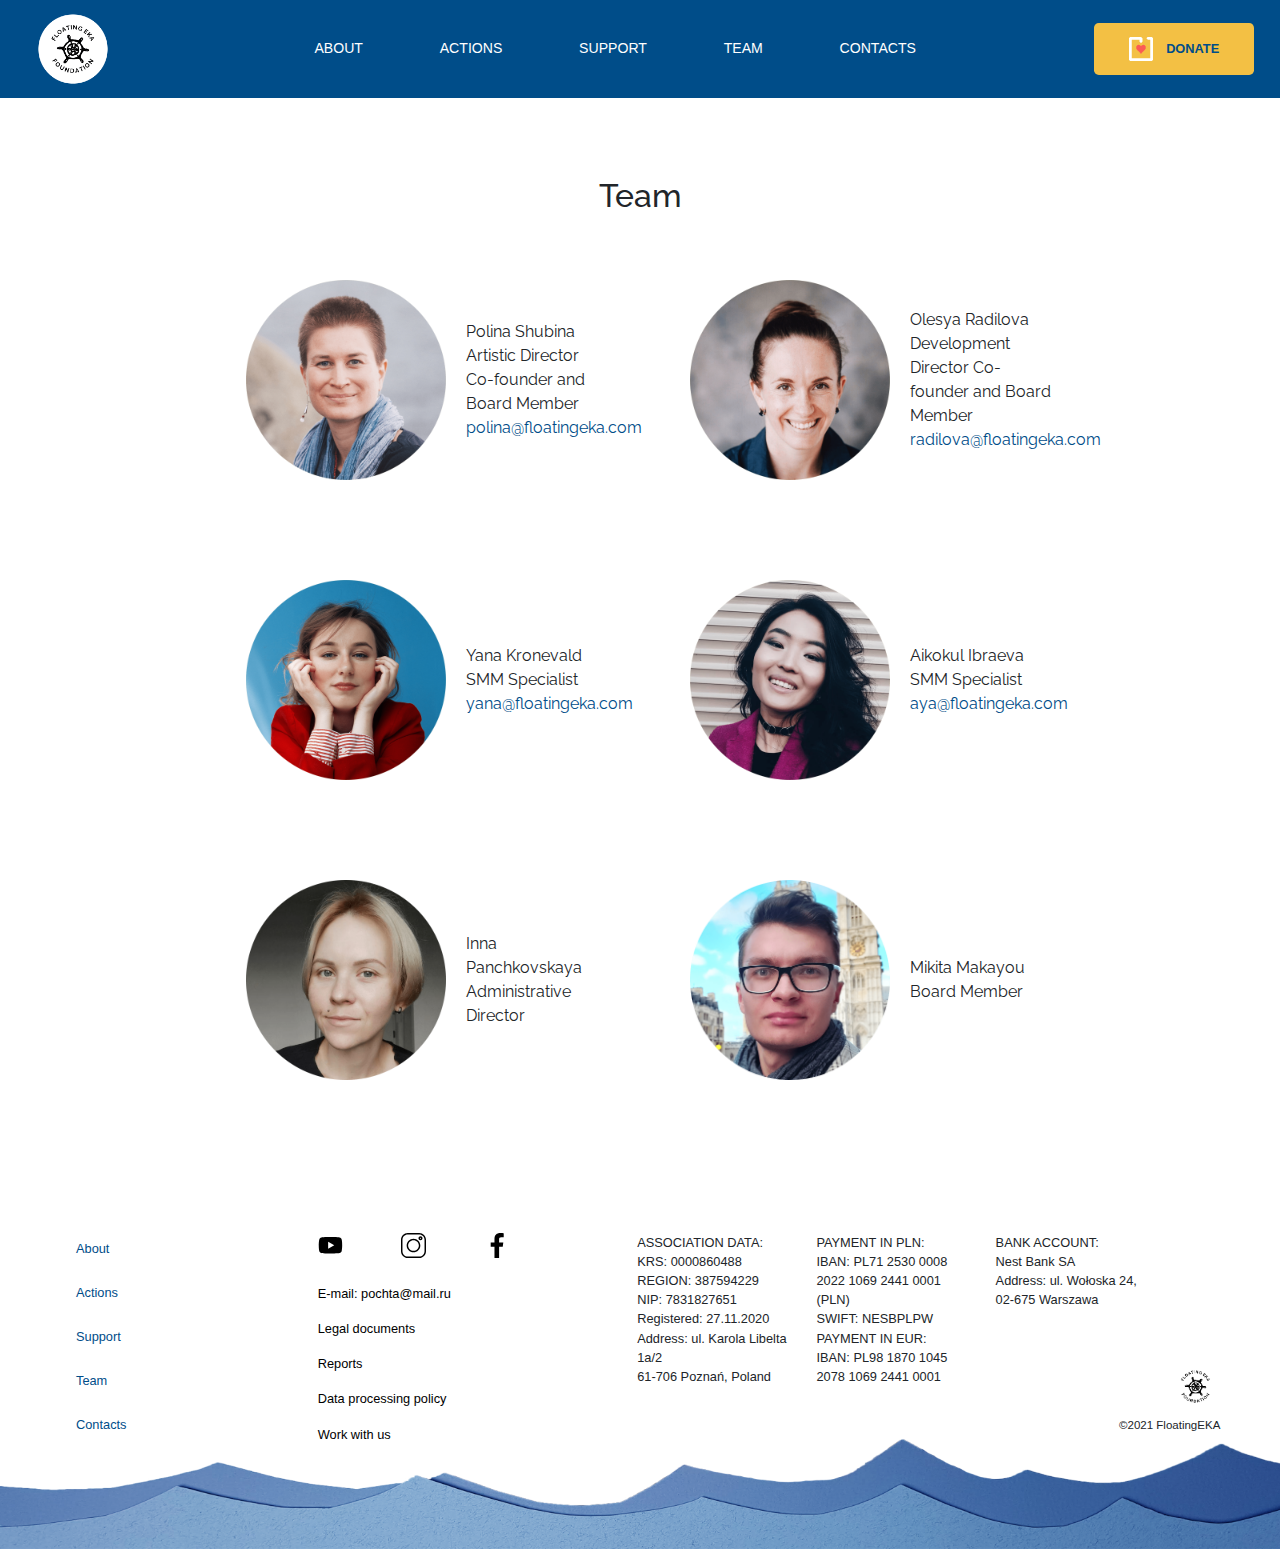
<file: index_team.html>
<!DOCTYPE html>
<html lang="en">

<head>
    <meta charset="UTF-8">
    <meta http-equiv="X-UA-Compatible" content="IE=edge">
    <meta name="viewport" content="width=device-width, initial-scale=1.0">
    <link rel="stylesheet" href="./assets/styles/normalize.css">
    <link rel="shortcut icon" href="./assets/images/FE_logo.png" type="image/svg">
    <link rel="stylesheet" href="https://maxcdn.bootstrapcdn.com/bootstrap/4.0.0/css/bootstrap.min.css" integrity="sha384-Gn5384xqQ1aoWXA+058RXPxPg6fy4IWvTNh0E263XmFcJlSAwiGgFAW/dAiS6JXm" crossorigin="anonymous">
    <link rel="stylesheet" href="./assets/styles/style_team.css">
    <link rel="stylesheet" href="./assets/styles/index.css">
    <link rel="preconnect" href="https://fonts.googleapis.com">
    <link rel="preconnect" href="https://fonts.gstatic.com" crossorigin>
    <link href="https://fonts.googleapis.com/css2?family=Raleway&display=swap" rel="stylesheet">
    <script src="https://ajax.googleapis.com/ajax/libs/jquery/3.6.0/jquery.min.js"></script>
    <title>Team</title>
</head>

<body>
    <header class="header">
        <nav class="navbar navbar-expand-lg navbar-light">
            <a class="navbar-brand" href="./index.html">
                <div class="header_logo">
                    <img src="./assets/images/FE_logo.png" alt="Logo" class="logo_img">
                </div>
            </a>
            <button class="navbar-toggler" type="button" data-toggle="collapse" data-target="#navbarTogglerDemo02"
                aria-controls="navbarTogglerDemo02" aria-expanded="false" aria-label="Toggle navigation">
                <span class="navbar-toggler-icon"></span>
            </button>
            <div class="collapse navbar-collapse" id="navbarTogglerDemo02">
                <ul class="navbar-nav mr-auto mt-2 mt-lg-0">
                    <li class="nav-item header-nav-item">
                        <a class="nav-link header-nav-link" href="./index.html#about">About</a>
                    </li>
                    <li class="nav-item dropdown header-nav-item">
                        <a class="nav-link header-nav-link" href="./index.html#actions-scroll">Actions</a>
                        
                    </li>
                    <li class="nav-item header-nav-item">
                        <a class="nav-link header-nav-link" href="./index.html#support">Support</a>
                    </li>
                    <li class="nav-item header-nav-item">
                        <a class="nav-link header-nav-link" href="./index_team.html">Team</a>
                    </li>
                    <li class="nav-item header-nav-item">
                        <a class="nav-link header-nav-link" href="./index.html#contacts">Contacts</a>
                    </li>
                </ul>
                <div class="header-btn-donate btn-donate my-2 my-lg-0">
                    <a href="https://donorbox.org/floating-eka?default_interval=m" target="_blank" class="btn btn-primary btn-lg btn-header">
                        <div class="donate_flex">
                            <div class="donate_img">
                                <img class="donate" src="./assets/images/donate.png" alt="donate">
                            </div>
                            DONATE
                        </div>
                    </a>
                </div>
            </div>
        </nav>
    </header>
    <div class="btn-donate my-2 my-lg-0" id="top">
        <a href="https://donorbox.org/floating-eka?default_interval=m" class="btn btn-primary btn-lg btn-header">
            <div class="donate_flex">
                <div class="donate_img">
                    <img class="donate" src="./assets/images/donate.png" alt="donate">
                </div>
                DONATE
            </div>
        </a>
    </div>
    <main>
        <h2>Team</h2>
        <div class="team-members-container">
            <div class="team_member">
                <img src="assets/images/Polina.png" class="roundphoto" alt="">
                <div class="text_activities">
                    Polina Shubina
                    Artistic Director <br>Co-founder and Board Member
                    <a class="mail" href="mailto:polina@floatingeka.com">polina@floatingeka.com</a>
                </div>
            </div>
            <div class="team_member">
                <img src="assets/images/Olesya.png" class="roundphoto" alt="">
                <div class="text_activities">Olesya Radilova
                    Development Director Co-founder and Board Member
                    <a class="mail" href="mailto:radilova@floatingeka.com">radilova@floatingeka.com</a>
                </div>
            </div>
            <div class="team_member">
                <img src="assets/images/Yana.png" class="roundphoto" alt="">
                <div class="text_activities">Yana Kronevald
                    SMM Specialist
                    <a class="mail" href="mailto:yana@floatingeka.com ">yana@floatingeka.com </a>
                </div>
            </div>
            <div class="team_member">
                <img src="assets/images/Aya.png" class="roundphoto" alt="">
                <div class="text_activities">Aikokul Ibraeva
                    SMM Specialist
                    <a class="mail" href="mailto:aya@floatingeka.com "> aya@floatingeka.com </a>
                </div>
            </div>
            <div class="team_member">
                <img src="assets/images/Inna.png" class="roundphoto" alt="">
                <div class="text_activities">Inna Panchkovskaya
                    Administrative Director
                </div>
            </div>
            <div class="team_member">
                <img src="assets/images/Mikita.png" class="roundphoto" alt="">
                <div class="text_activities">Mikita Makayou
                    Board Member
                </div>
            </div>
        </div>

    </main>
    <footer>
        <div class="footer">
            <div class="footer-sec-1">
                <ul class="footer-nav nav flex-column">
                    <li class="nav-item footer-nav">
                        <button type="button" class="btn btn-secondary" onclick="slowScroll('#about')">About</button>
                    </li>
                    <li class="nav-item footer-nav">
                            <button type="button" class="btn btn-secondary" onclick="slowScroll('#actions-scroll')">Actions</button>
                    </li>
                    <li class="nav-item footer-nav">
                        <button type="button" class="btn btn-secondary" onclick="slowScroll('#support')">Support</button>
                    </li>
                    <li class="nav-item footer-nav">
                        <a class="btn btn-secondary" href="./index_team.html">Team</a>
                    </li>
                    <li class="nav-item footer-nav">
                        <button type="button" class="btn btn-secondary" onclick="slowScroll('#contacts')">Contacts</button>
                    </li>
                </ul>
                <div class="footer_contacts">
                    <div class="contacts_social">
                        <div class="social_youtube">
                            <a href="https://www.youtube.com/channel/UCnNzziS4VIOIlWplFb_cU2A" class="footer_a"><img class="footer_b" src="./assets/images/youtube.svg" alt="Youtube"></a>
                        </div>
                        <div class="social_instagram">
                            <a href="https://www.instagram.com/floating_eka/" class="footer_a"><img class="footer_b" src="./assets/images/instagram.svg" alt="Instagram"></a>
                        </div>
                        <div class="social_facebook">
                            <a href="https://www.facebook.com/FloatingEKA" class="footer_a"><img class="footer_b" src="./assets/images/facebook.svg" alt="Facebook"></a>
                        </div>
                    </div>
                    <div class="contacts_href">
                        <p class="href_p"><a href="#" class="href">E-mail: pochta@mail.ru</a></p>
                        <p class="href_p"><a href="#" class="href">Legal documents</a> </p>
                        <p class="href_p"><a href="#" class="href">Reports</a></p>
                        <p class="href_p"><a href="#" class="href">Data processing policy</a></p>
                        <p class="href_p"><a href="#" class="href">Work with us</a></p>
                    </div>
                </div>
            </div>

            <div class="footer_props">
                <div class="prop">
                    ASSOCIATION DATA: <br /> KRS: 0000860488 <br /> REGION: 387594229 <br /> NIP: 7831827651 <br /> Registered: 27.11.2020 <br /> Address: ul. Karola Libelta 1a/2 <br />  61-706 Poznań, Poland
                </div>
                <div class="prop">
                    PAYMENT IN PLN: <br /> IBAN: PL71 2530 0008 2022 1069 2441 0001 (PLN) <br /> SWIFT: NESBPLPW <br /> PAYMENT IN EUR: <br /> IBAN: PL98 1870 1045 2078 1069 2441 0001
                </div>
                <div class="prop">
                    BANK ACCOUNT: <br /> Nest Bank SA <br /> Address: ul. Wołoska 24, 02-675 Warszawa
                </div>
            </div>
            <div class="footer_logo">
                <div class="logo_flogo">
                    <a href="#wrapper" onclick="slowScroll('#wrapper')"><img src="./assets/images/FE_logo.png" alt="Logo" class="flogo_fimg"></a>
                </div>
                <div class="logo_text">©2021 FloatingEKA</div>
            </div>
        </div>
    </footer>

    <script src="https://cdnjs.cloudflare.com/ajax/libs/popper.js/1.14.7/umd/popper.min.js"
        integrity="sha384-UO2eT0CpHqdSJQ6hJty5KVphtPhzWj9WO1clHTMGa3JDZwrnQq4sF86dIHNDz0W1" crossorigin="anonymous">
    </script>
    <script src="https://stackpath.bootstrapcdn.com/bootstrap/4.3.1/js/bootstrap.min.js"
        integrity="sha384-JjSmVgyd0p3pXB1rRibZUAYoIIy6OrQ6VrjIEaFf/nJGzIxFDsf4x0xIM+B07jRM" crossorigin="anonymous">
    </script>


    <script>
        function slowScroll(id) {
            let offset = 0;
            $('html, body').animate({
                scrollTop: $(id).offset().top - offset
            }, 1000);
            return false;
        }

        $(document).ready(function() {
            $(window).scroll(function() {
                if ($(window).scrollTop() > 800) {
                    $('#top').fadeIn(900)
                } else {
                    $('#top').fadeOut(700)
                }
            });
        });
    </script>

</body>

</html>
</file>
<file: assets/styles/style_team.css>
main {
    max-width: 1800px;
    margin: 0 auto;
    font-family: 'Raleway',
    sans-serif;
}

.header {
    display: -webkit-box;
    display: -ms-flexbox;
    display: flex;
    -ms-flex-pack: distribute;
        justify-content: space-around;
    -webkit-box-align: center;
        -ms-flex-align: center;
            align-items: center;
    padding: 0 2vw;
    background-color: #004d89;
    position: relative;
    z-index: 2;
}
#top {
    display: none;
    position: fixed;
    right: 1.25vw;
    top: 1.9vw;
    color: #f3c044;
    text-align: center;
    text-transform: uppercase;
    z-index: 4;
}
  
  .header_logo {
    width: 6vw;
  }
  
  .header-nav-item {
    font-size: 1.1vw;
  }
  
  .header-nav-item:hover {
    background-color: #f3c044;
    color: #004d89;
    font-weight: 500;
    -webkit-transform: scale(1.05);
    transform: scale(1.05);
  }
  
  .header-nav-link {
    color: white;
    padding: 3vw;
    text-transform: uppercase;
  }
  
  .navbar {
    width: 100%;
    padding: 0;
  }
  
  .navbar-brand {
    padding: 0.7vw;
  }
  
  .navbar-nav {
    margin-right: 0;
    width: 100%;
    -webkit-box-pack: center;
        -ms-flex-pack: center;
            justify-content: center;
  }
  
  .logo_img {
    width: 100%;
  }
  
  .navbar-light .navbar-nav .nav-link {
    color: white;
    padding: 3vw;
  }
  
  .navbar-light:hover .navbar-nav:hover .nav-link:hover {
    color: #004d89;
  }
  
  .navbar-light .navbar-nav .active > .nav-link,
  .navbar-light .navbar-nav .nav-link.active,
  .navbar-light .navbar-nav .nav-link.show,
  .navbar-light .navbar-nav .show > .nav-link {
    color: white;
  }
  
  .navbar-light .navbar-nav .nav-link:focus,
  .navbar-light .navbar-nav .nav-link:hover {
    color: white;
  }
  
  .nav-pills .nav-link.active,
  .nav-pills .show > .nav-link {
    background-color: rgba(243, 192, 68, 0);
  }
  
  .btn {
    border: none;
  }
  
  .btn-donate {
    width: 14vw;
}

.btn-header {
    font-weight: 600;
    font-size: 1.2vw;
    right: 3.4vw;
    top: 1.8vw;
    text-transform: uppercase;
    background: #f3c044;
    color: #004d89;
}

.btn-primary:hover {
    -webkit-transform: scale(1.05);
    transform: scale(1.05);
    background-color: #FFED00;
    border-color: #FFED00;
    color: #004d89;
}

.navbar-light .navbar-toggler {
    color: white;  }


.navbar-light .navbar-toggler-icon {
    background-image: url(../images/menu-hamburger.svg);
    opacity: 0.9;
}

#top {
    display: none;
    position: fixed;
    right: 1.25vw;
    top: 1.9vw;
    color: #f3c044;
    text-align: center;
    text-transform: uppercase;
    z-index: 4;
}
.donate_flex {
    padding: 0.5vw 1.5vw;
    display: -webkit-box;
    display: -ms-flexbox;
    display: flex;
    -webkit-box-align: center;
        -ms-flex-align: center;
            align-items: center;
    font-size: 1vw;
}

.donate_img {
    margin-right: 1vw;
}

h2 {
    text-align: center;
    margin: 15px;
    padding-top: 5vw;
}

.text_activities {
    width: 9em;
}

.team-members-container {
  display: flex;
  flex-wrap: wrap;
  justify-content: center;
}


.team_member {
  width: 100%;
  display: flex;
  justify-content: center;
  align-items: center;
  margin: 30px;
  flex-basis: 30%;
}

.roundphoto {
  margin: 20px;
  width: 200px;
  height: 200px;
}

.mail {
  text-decoration: none;
  color: #004d89;
}

footer {
    font-size: 1vw;
    background-image: url(../images/bg_footer.png);
    background-size: cover;
    background-position: right bottom;
    padding: 5vw 0vw 7vw 2vw;
    margin-top: 3vw;
  }
  
  .footer {
    display: -webkit-box;
    display: -ms-flexbox;
    display: flex;
    -webkit-box-pack: justify;
        -ms-flex-pack: justify;
            justify-content: space-between;
    height: -webkit-max-content;
    height: -moz-max-content;
    height: max-content;
    padding: 0 3vw;
  }
  
  .footer_b {
    width: 100%;
  }
  
  .footer_b:hover {
    cursor: pointer;
    -webkit-transform: scale(1.4);
            transform: scale(1.4);
    -webkit-transition: 1s ease-in;
    transition: 1s ease-in;
  }
  
  .footer-sec-1 {
    display: -webkit-box;
    display: -ms-flexbox;
    display: flex;
  }
  
  .footer-nav {
    margin-right: 7vw;
  }
  
  .btn-secondary {
    background-color: rgba(0, 0, 0, 0);
    color: #004d89;
    border: none;
    margin-bottom: 1vw;
    font-size: 1vw;
  }
  
  .btn-secondary:hover {
    background-color: #f3c044;
    border: none;
    color: #004d89;
  }
  
  .footer_contacts {
    width: 15vw;
  }
  
  .contacts_social {
    display: -webkit-box;
    display: -ms-flexbox;
    display: flex;
    -webkit-box-pack: justify;
        -ms-flex-pack: justify;
            justify-content: space-between;
    -webkit-box-align: end;
        -ms-flex-align: end;
            align-items: flex-end;
  }
  
  .social_youtube,
  .social_instagram,
  .social_facebook {
    width: 2vw;
  }
  
  .contacts_href {
    margin-top: 2vw;
  }
  
  .href {
    text-decoration: none;
    color: black;
    margin: 0;
  }
  
  .footer_props {
    width: 48vw;
    display: -webkit-box;
    display: -ms-flexbox;
    display: flex;
  }
  
  .prop {
    padding: 0 10px;
    width: 14vw;
  }
  
  .footer_logo {
    left: 90%;
    position: absolute;
    margin-top: 10vw;
    margin-left: -33px;
  }
  
  .logo_flogo {
    width: 4vw;
    margin: 0 0 0 4vw;
  }
  
  .logo_text {
    font-size: 0.9vw;
    margin-top: 0.4vw;
  }
  
  .flogo_fimg {
    width: 100%;
  }

@media screen and (max-width: 990px) {
  .nav-item {
    font-size: 2vw;
    margin: 0 auto;
  }
  .btn-donate {
    margin: 0 auto;
    min-width: 57.5vw;
  }
  .btn-header {
    padding: 2vw 20vw;
  }
  .donate_flex {
    padding: 0.5vw 2.5vw;
    display: -webkit-box;
    display: -ms-flexbox;
    display: flex;
    -webkit-box-align: center;
        -ms-flex-align: center;
            align-items: center;
    font-size: 2vw;
  }
  #top {
    right: 7vw;
    top: 1vw;
    position: fixed;
    margin: 0;
    min-width: 14vw;
  }
  #top_btn {
    padding: 1vw;
  }
      .footer {
        display: block;
        max-width: 990px;
        margin: 0 auto;
        padding: 2vw 0vw 21vw 2vw;
        font-size: 1.5vw;
      }
      .footer-sec-1 {
        -webkit-box-pack: center;
            -ms-flex-pack: center;
                justify-content: center;
      }
      .btn-secondary {
        font-size: 1.5vw;
      }
      .footer_props {
        -webkit-box-pack: center;
            -ms-flex-pack: center;
                justify-content: center;
        margin: 0 auto;
        padding-top: 8vw;
        width: 70vw;
      }
      .footer_logo {
        left: 75%;
        position: absolute;
        margin-top: 0vw;
        margin-left: -36px;
      }
      .logo_text {
        font-size: 1.5vw;
      }
      .logo_flogo {
        width: 7vw;
        margin: -3vw -3px 1vw 6vw;
      }
}

@media screen and (max-width: 639px) {
    .team_member {
        display: flex;
        flex-direction: column;
    }

    .header_logo {
        width: 14vw;
      }
      .nav-item {
        font-size: 3vw;
        margin: 0 auto;
      }
      .btn-donate {
        margin: 0 auto;
      }
      .donate_flex {
        padding: 1.5vw 5.5vw;
        display: -webkit-box;
        display: -ms-flexbox;
        display: flex;
        -webkit-box-align: center;
            -ms-flex-align: center;
                align-items: center;
        font-size: 3vw;
      }
      .btn-donate {
        min-width: 69.5vw;
      }
      #top {
        right: 67%;
        top: 75%;
        min-width: 30vw;
      }
      .donate_flex {
        font-size: 3vw;
      }
      #top_btn {
        padding: 2vw 4vw;
      }
      footer {
        padding: 2vw 0vw 34vw 2vw;
      }
      .footer {
        font-size: 3vw;
        padding: 10vw 0vw 20vw 0vw;
        margin-top: 5vw;
        border-top: 1px solid rgba(0, 0, 0, 0.137);
      }
      .footer-sec-1 {
        display: block;
        margin: 0 auto;
        text-align: center;
      }
      .footer-nav {
        margin: 0 auto;
        padding-bottom: 5vw;
      }
      .footer_contacts {
        margin: 0 auto;
        width: 40%;
      }
      .footer_props {
        display: block;
      }
      .footer_logo {
        left: 73%;
        position: absolute;
        margin-top: 0vw;
        margin-left: -41px;
      }
      .btn-secondary {
        font-size: 3vw;
      }
      .social_youtube,
      .social_instagram,
      .social_facebook {
        width: 5vw;
        padding-bottom: 4vw;
      }
      .contacts_href {
        font-size: 2.5vw;
      }
      .prop {
        padding-bottom: 6vw;
        text-align: center;
        width: 70vw;
        margin: 0 auto;
      }
      .logo_flogo {
        width: 15vw;
        margin: 0vw 0px 0vw 11vw;
      }
      .logo_text {
        font-size: 3vw;
        width: -webkit-max-content;
        width: -moz-max-content;
        width: max-content;
        color: white;
      }
}
</file>
<file: assets/styles/index.css>
.about,
.supporters,
.follow-us,
.actions,
.container_news,
.container_help {
  font-family: "Raleway", sans-serif;
}
/*# sourceMappingURL=index.css.map */
</file>
